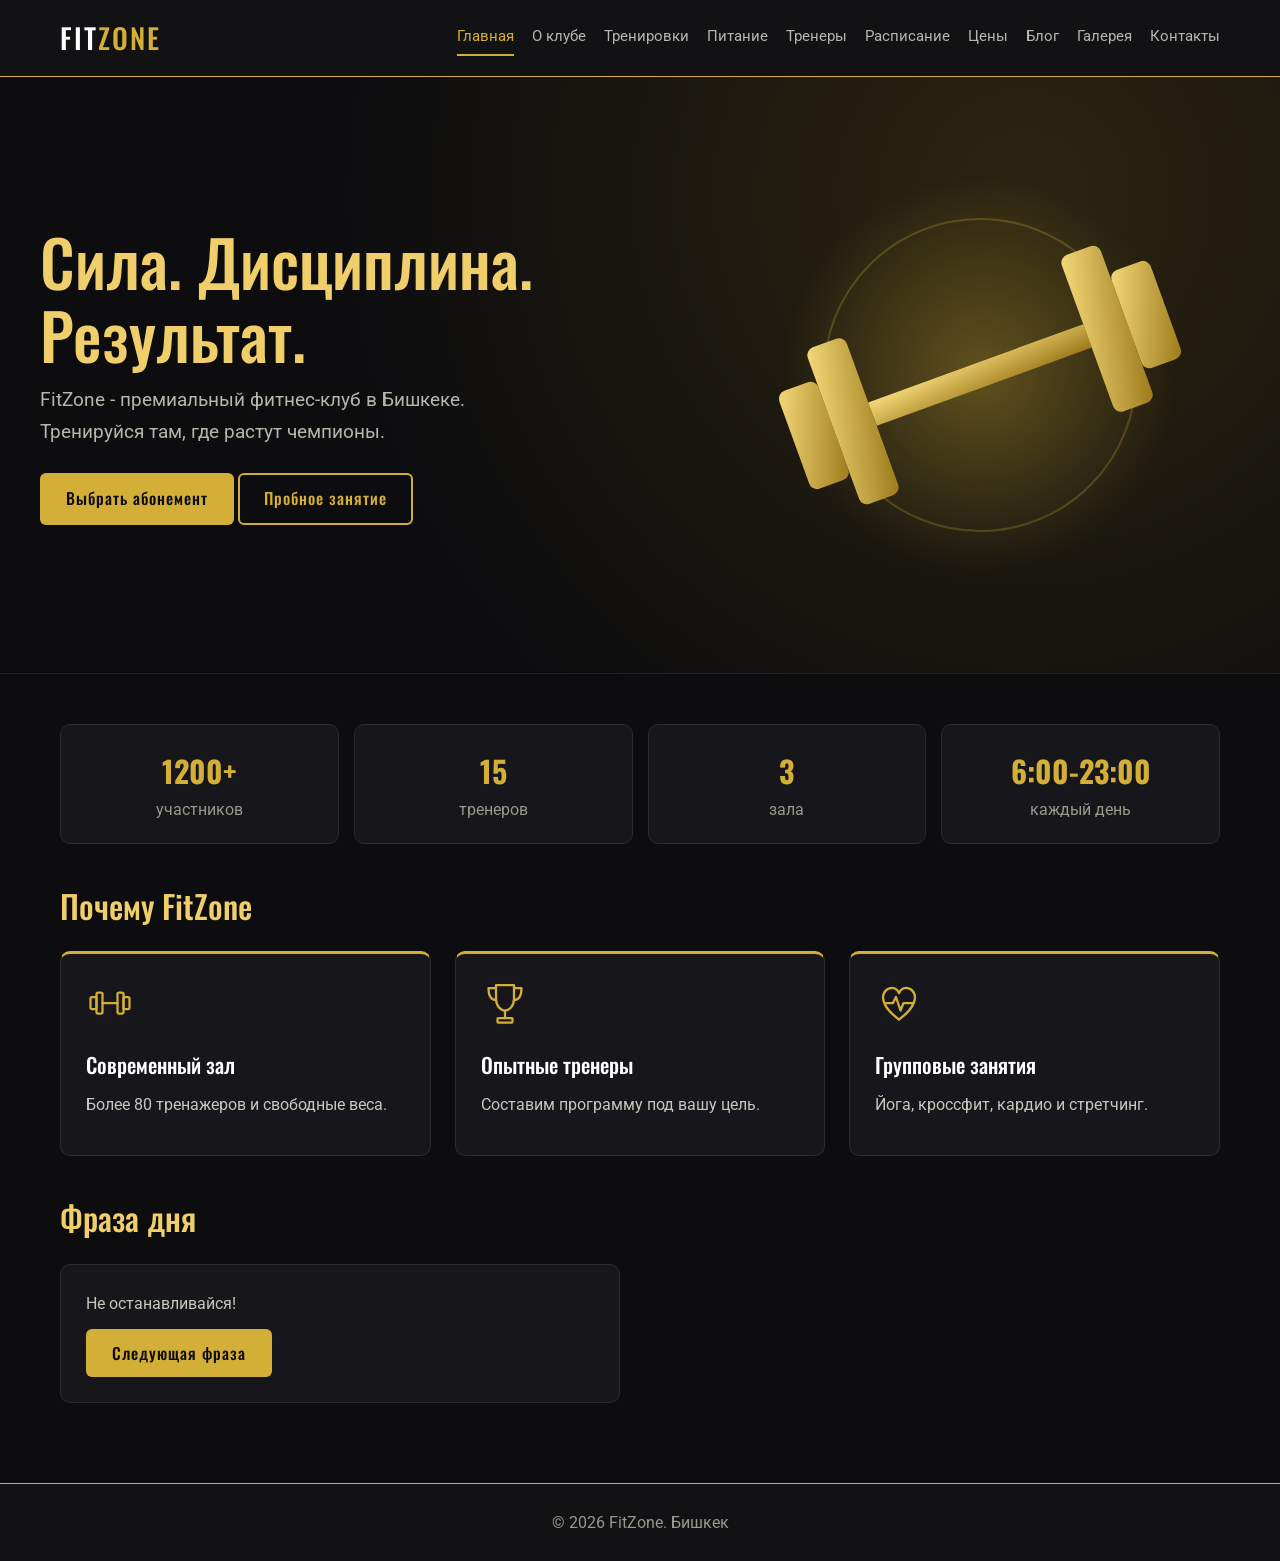
<file: index.html>
<!DOCTYPE html>
<html lang="ru">
<head>
    <meta charset="UTF-8">
    <meta name="viewport" content="width=device-width, initial-scale=1.0">
    <title>Главная - FitZone</title>
    <link rel="preconnect" href="https://fonts.googleapis.com">
    <link href="https://fonts.googleapis.com/css2?family=Oswald:wght@500;700&family=Roboto:wght@400;500&display=swap" rel="stylesheet">
    <link rel="stylesheet" href="style.css">
</head>
<body>
    <header>
        <nav>
            <a class="logo" href="index.html">FIT<span>ZONE</span></a>
            <button id="burger" aria-label="Меню">☰</button>
            <div id="menu" class="menu">
                <a href="index.html" class="active">Главная</a><a href="about.html">О клубе</a><a href="workouts.html">Тренировки</a><a href="nutrition.html">Питание</a><a href="trainers.html">Тренеры</a><a href="schedule.html">Расписание</a><a href="pricing.html">Цены</a><a href="blog.html">Блог</a><a href="gallery.html">Галерея</a><a href="contact.html">Контакты</a>
            </div>
        </nav>
    </header>

    <section class="hero home"><div class="hero-inner"><div class="hero-text"><h1>Сила. Дисциплина. Результат.</h1><p>FitZone - премиальный фитнес-клуб в Бишкеке. Тренируйся там, где растут чемпионы.</p><a class="btn" href="pricing.html">Выбрать абонемент</a> <a class="btn btn-line" href="contact.html">Пробное занятие</a></div><img src="images/hero-dumbbell.svg" alt="Гантель"></div></section>

    <main>
        <div class="stats"><div><b>1200+</b>участников</div><div><b>15</b>тренеров</div><div><b>3</b>зала</div><div><b>6:00-23:00</b>каждый день</div></div><h2>Почему FitZone</h2><div class="cards"><div class="card "><img class="icon" src="images/icon-dumbbell.svg" alt=""><h3>Современный зал</h3><p>Более 80 тренажеров и свободные веса.</p></div><div class="card "><img class="icon" src="images/icon-trophy.svg" alt=""><h3>Опытные тренеры</h3><p>Составим программу под вашу цель.</p></div><div class="card "><img class="icon" src="images/icon-heart.svg" alt=""><h3>Групповые занятия</h3><p>Йога, кроссфит, кардио и стретчинг.</p></div></div><h2>Фраза дня</h2><div class="box"><p id="phraseText">Не останавливайся!</p><button id="phraseBtn">Следующая фраза</button></div>
    </main>

    <footer>
        <p>© 2026 FitZone. Бишкек</p>
    </footer>

    <script src="script.js"></script>
</body>
</html>
</file>
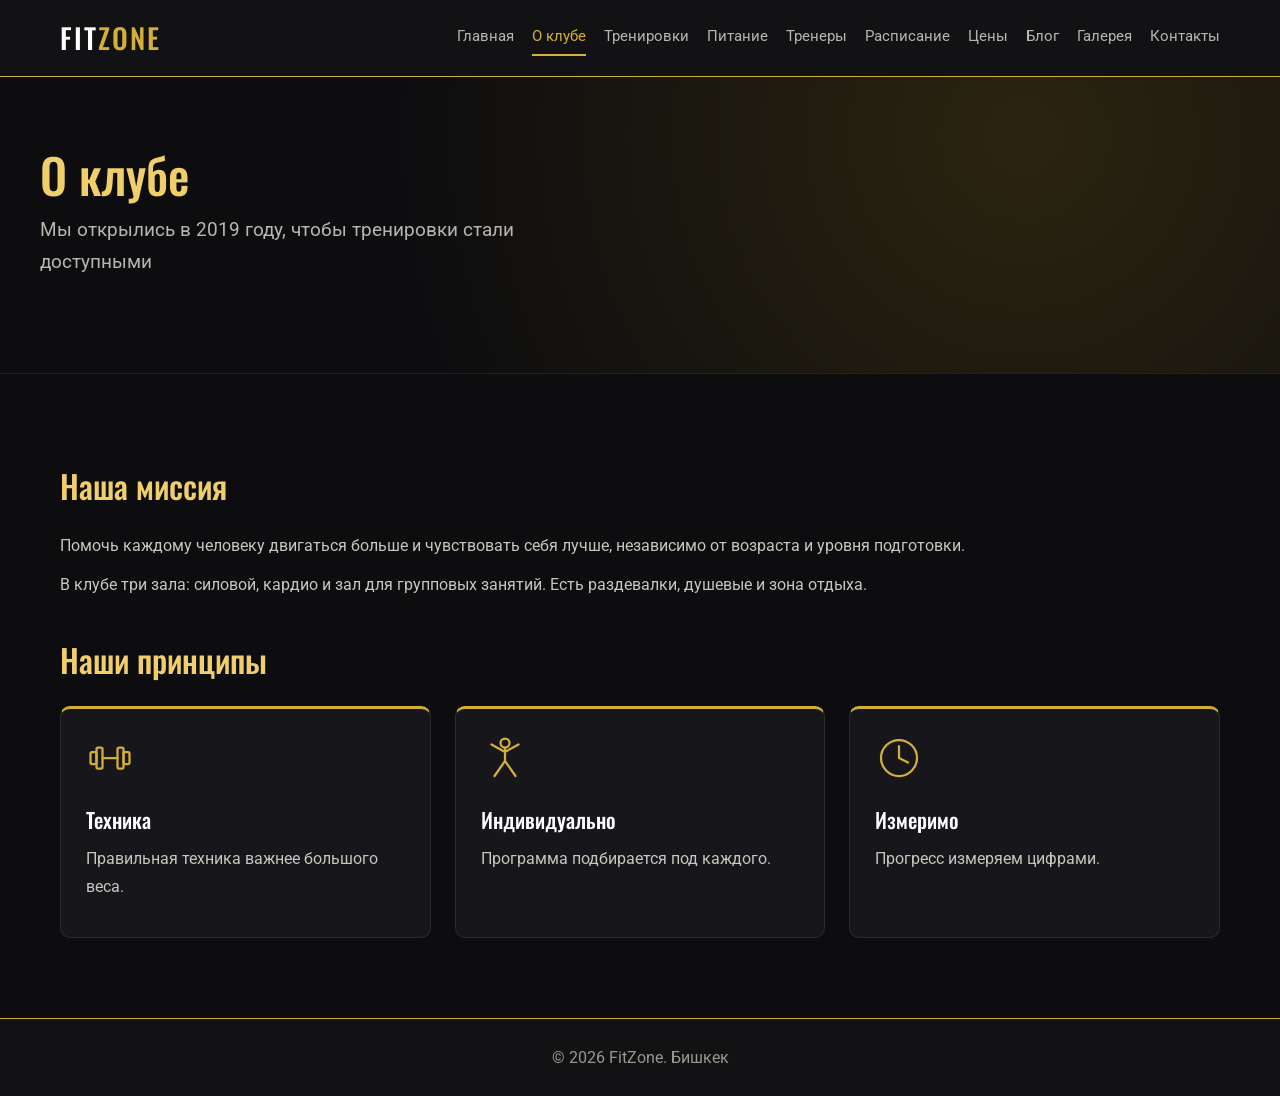
<file: about.html>
<!DOCTYPE html>
<html lang="ru">
<head>
    <meta charset="UTF-8">
    <meta name="viewport" content="width=device-width, initial-scale=1.0">
    <title>О клубе - FitZone</title>
    <link rel="preconnect" href="https://fonts.googleapis.com">
    <link href="https://fonts.googleapis.com/css2?family=Oswald:wght@500;700&family=Roboto:wght@400;500&display=swap" rel="stylesheet">
    <link rel="stylesheet" href="style.css">
</head>
<body>
    <header>
        <nav>
            <a class="logo" href="index.html">FIT<span>ZONE</span></a>
            <button id="burger" aria-label="Меню">☰</button>
            <div id="menu" class="menu">
                <a href="index.html">Главная</a><a href="about.html" class="active">О клубе</a><a href="workouts.html">Тренировки</a><a href="nutrition.html">Питание</a><a href="trainers.html">Тренеры</a><a href="schedule.html">Расписание</a><a href="pricing.html">Цены</a><a href="blog.html">Блог</a><a href="gallery.html">Галерея</a><a href="contact.html">Контакты</a>
            </div>
        </nav>
    </header>

    <section class="hero"><div class="hero-inner"><div class="hero-text"><h1>О клубе</h1><p>Мы открылись в 2019 году, чтобы тренировки стали доступными</p></div></div></section>

    <main>
        <h2>Наша миссия</h2><p>Помочь каждому человеку двигаться больше и чувствовать себя лучше, независимо от возраста и уровня подготовки.</p><p>В клубе три зала: силовой, кардио и зал для групповых занятий. Есть раздевалки, душевые и зона отдыха.</p><h2>Наши принципы</h2><div class="cards"><div class="card "><img class="icon" src="images/icon-dumbbell.svg" alt=""><h3>Техника</h3><p>Правильная техника важнее большого веса.</p></div><div class="card "><img class="icon" src="images/icon-yoga.svg" alt=""><h3>Индивидуально</h3><p>Программа подбирается под каждого.</p></div><div class="card "><img class="icon" src="images/icon-clock.svg" alt=""><h3>Измеримо</h3><p>Прогресс измеряем цифрами.</p></div></div>
    </main>

    <footer>
        <p>© 2026 FitZone. Бишкек</p>
    </footer>

    <script src="script.js"></script>
</body>
</html>
</file>
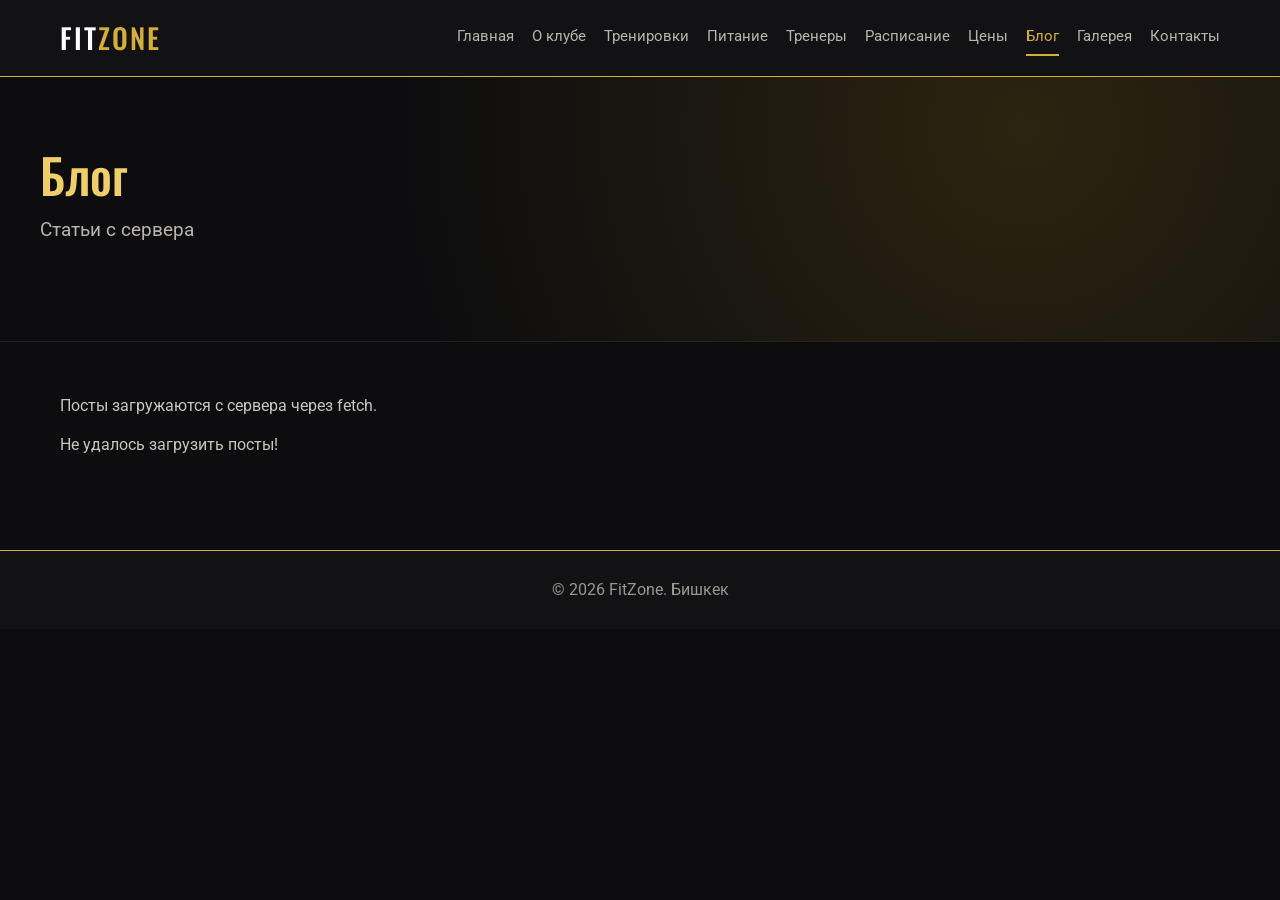
<file: blog.html>
<!DOCTYPE html>
<html lang="ru">
<head>
    <meta charset="UTF-8">
    <meta name="viewport" content="width=device-width, initial-scale=1.0">
    <title>Блог - FitZone</title>
    <link rel="preconnect" href="https://fonts.googleapis.com">
    <link href="https://fonts.googleapis.com/css2?family=Oswald:wght@500;700&family=Roboto:wght@400;500&display=swap" rel="stylesheet">
    <link rel="stylesheet" href="style.css">
</head>
<body>
    <header>
        <nav>
            <a class="logo" href="index.html">FIT<span>ZONE</span></a>
            <button id="burger" aria-label="Меню">☰</button>
            <div id="menu" class="menu">
                <a href="index.html">Главная</a><a href="about.html">О клубе</a><a href="workouts.html">Тренировки</a><a href="nutrition.html">Питание</a><a href="trainers.html">Тренеры</a><a href="schedule.html">Расписание</a><a href="pricing.html">Цены</a><a href="blog.html" class="active">Блог</a><a href="gallery.html">Галерея</a><a href="contact.html">Контакты</a>
            </div>
        </nav>
    </header>

    <section class="hero"><div class="hero-inner"><div class="hero-text"><h1>Блог</h1><p>Статьи с сервера</p></div></div></section>

    <main>
        <p>Посты загружаются с сервера через fetch.</p><div class="cards" id="postList"><p>Загрузка...</p></div>
    </main>

    <footer>
        <p>© 2026 FitZone. Бишкек</p>
    </footer>

    <script src="script.js"></script>
</body>
</html>
</file>
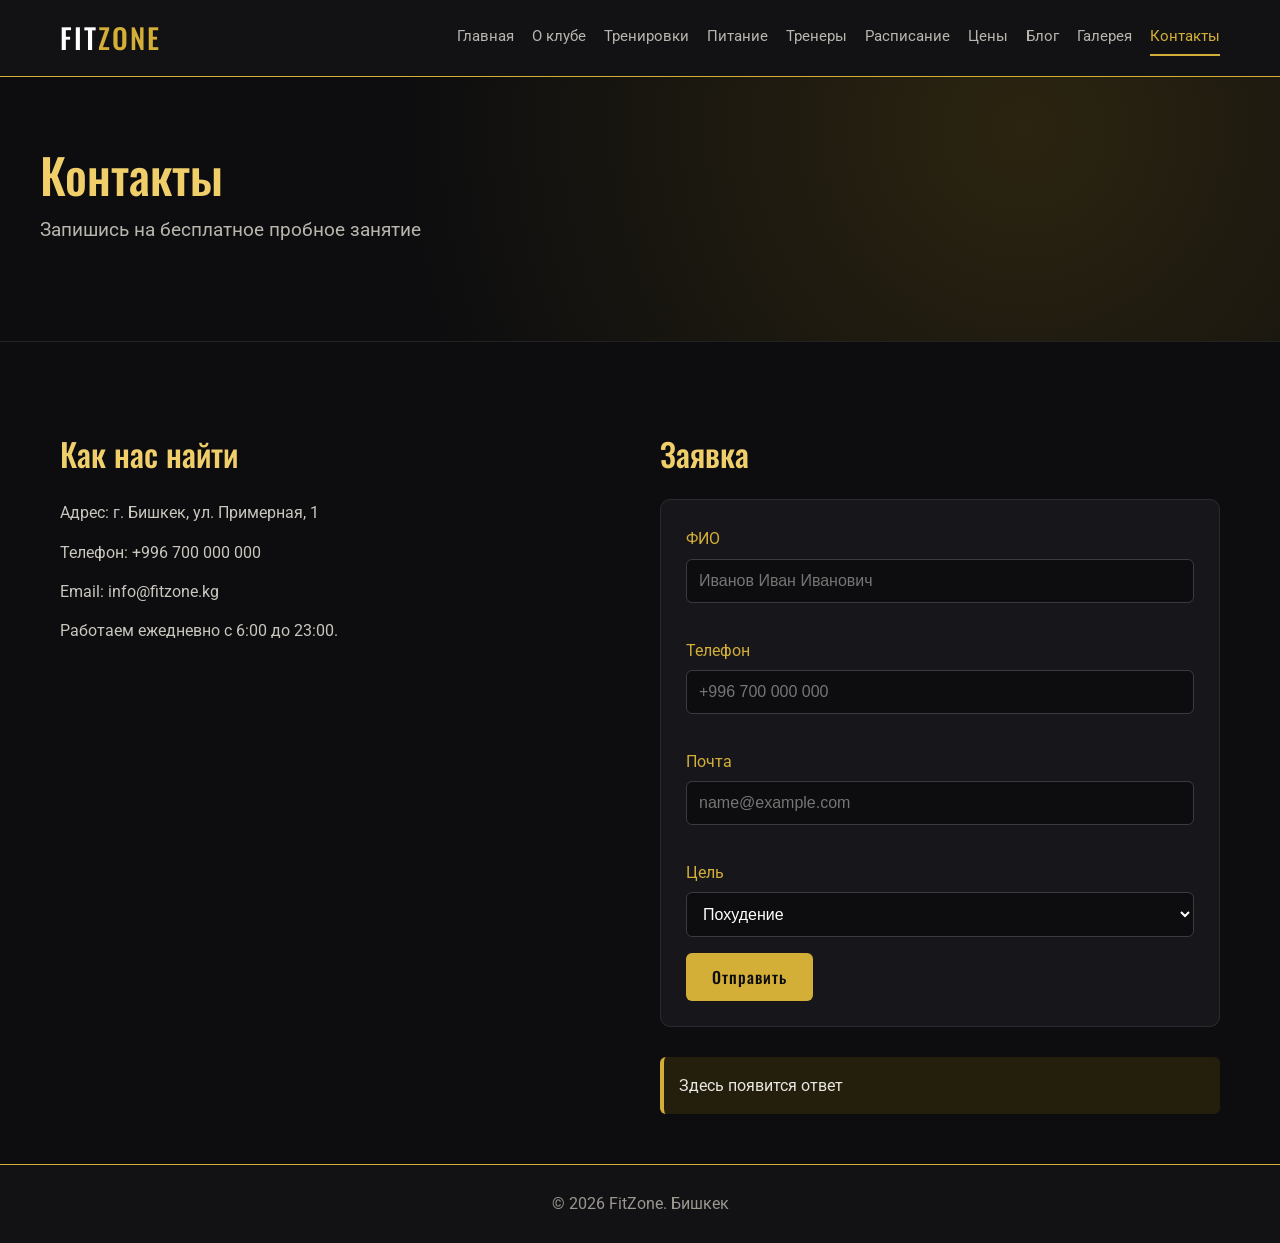
<file: contact.html>
<!DOCTYPE html>
<html lang="ru">
<head>
    <meta charset="UTF-8">
    <meta name="viewport" content="width=device-width, initial-scale=1.0">
    <title>Контакты - FitZone</title>
    <link rel="preconnect" href="https://fonts.googleapis.com">
    <link href="https://fonts.googleapis.com/css2?family=Oswald:wght@500;700&family=Roboto:wght@400;500&display=swap" rel="stylesheet">
    <link rel="stylesheet" href="style.css">
</head>
<body>
    <header>
        <nav>
            <a class="logo" href="index.html">FIT<span>ZONE</span></a>
            <button id="burger" aria-label="Меню">☰</button>
            <div id="menu" class="menu">
                <a href="index.html">Главная</a><a href="about.html">О клубе</a><a href="workouts.html">Тренировки</a><a href="nutrition.html">Питание</a><a href="trainers.html">Тренеры</a><a href="schedule.html">Расписание</a><a href="pricing.html">Цены</a><a href="blog.html">Блог</a><a href="gallery.html">Галерея</a><a href="contact.html" class="active">Контакты</a>
            </div>
        </nav>
    </header>

    <section class="hero"><div class="hero-inner"><div class="hero-text"><h1>Контакты</h1><p>Запишись на бесплатное пробное занятие</p></div></div></section>

    <main>
        <div class="two"><div><h2>Как нас найти</h2><p>Адрес: г. Бишкек, ул. Примерная, 1</p><p>Телефон: +996 700 000 000</p><p>Email: info@fitzone.kg</p><p>Работаем ежедневно с 6:00 до 23:00.</p></div><div><h2>Заявка</h2><form class="box" id="contactForm" novalidate>
                <label for="name">ФИО</label><input type="text" id="name" placeholder="Иванов Иван Иванович"><span class="err" id="nameErr"></span>
                <label for="phone">Телефон</label><input type="tel" id="phone" placeholder="+996 700 000 000"><span class="err" id="phoneErr"></span>
                <label for="email">Почта</label><input type="email" id="email" placeholder="name@example.com"><span class="err" id="emailErr"></span>
                <label>Цель</label><select><option>Похудение</option><option>Набор массы</option><option>Выносливость</option></select><button type="submit">Отправить</button></form><div class="result" id="formResult">Здесь появится ответ</div></div></div>
    </main>

    <footer>
        <p>© 2026 FitZone. Бишкек</p>
    </footer>

    <script src="script.js"></script>
</body>
</html>
</file>
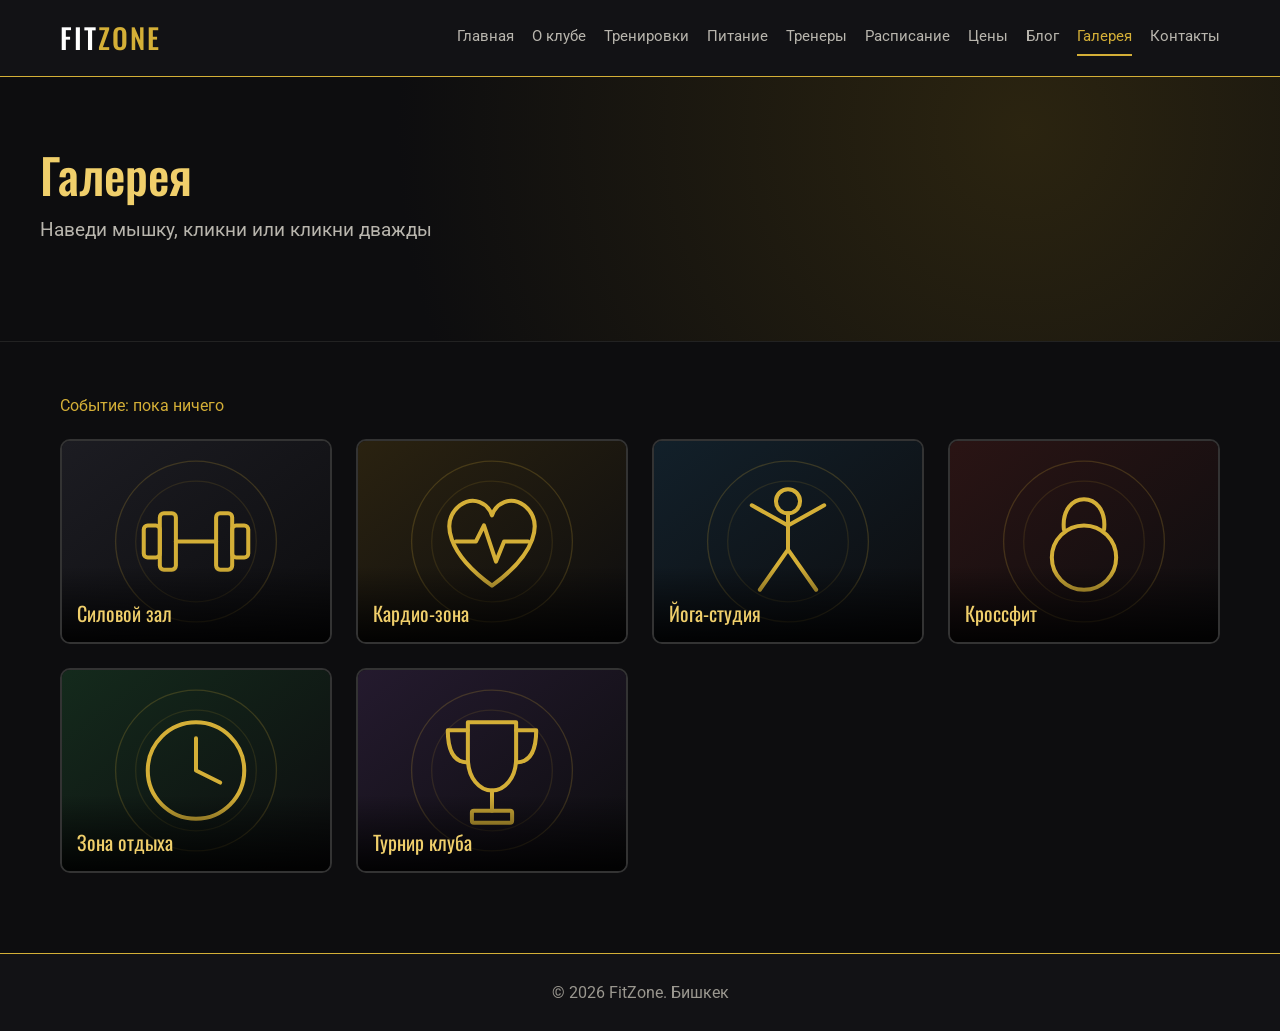
<file: gallery.html>
<!DOCTYPE html>
<html lang="ru">
<head>
    <meta charset="UTF-8">
    <meta name="viewport" content="width=device-width, initial-scale=1.0">
    <title>Галерея - FitZone</title>
    <link rel="preconnect" href="https://fonts.googleapis.com">
    <link href="https://fonts.googleapis.com/css2?family=Oswald:wght@500;700&family=Roboto:wght@400;500&display=swap" rel="stylesheet">
    <link rel="stylesheet" href="style.css">
</head>
<body>
    <header>
        <nav>
            <a class="logo" href="index.html">FIT<span>ZONE</span></a>
            <button id="burger" aria-label="Меню">☰</button>
            <div id="menu" class="menu">
                <a href="index.html">Главная</a><a href="about.html">О клубе</a><a href="workouts.html">Тренировки</a><a href="nutrition.html">Питание</a><a href="trainers.html">Тренеры</a><a href="schedule.html">Расписание</a><a href="pricing.html">Цены</a><a href="blog.html">Блог</a><a href="gallery.html" class="active">Галерея</a><a href="contact.html">Контакты</a>
            </div>
        </nav>
    </header>

    <section class="hero"><div class="hero-inner"><div class="hero-text"><h1>Галерея</h1><p>Наведи мышку, кликни или кликни дважды</p></div></div></section>

    <main>
        <p id="galleryLog">Событие: пока ничего</p><div class="cards"><div class="pad"><img src="images/gallery-1.svg" alt="Силовой зал"><span>Силовой зал</span></div><div class="pad"><img src="images/gallery-2.svg" alt="Кардио-зона"><span>Кардио-зона</span></div><div class="pad"><img src="images/gallery-3.svg" alt="Йога-студия"><span>Йога-студия</span></div><div class="pad"><img src="images/gallery-4.svg" alt="Кроссфит"><span>Кроссфит</span></div><div class="pad"><img src="images/gallery-5.svg" alt="Зона отдыха"><span>Зона отдыха</span></div><div class="pad"><img src="images/gallery-6.svg" alt="Турнир клуба"><span>Турнир клуба</span></div></div>
    </main>

    <footer>
        <p>© 2026 FitZone. Бишкек</p>
    </footer>

    <script src="script.js"></script>
</body>
</html>
</file>
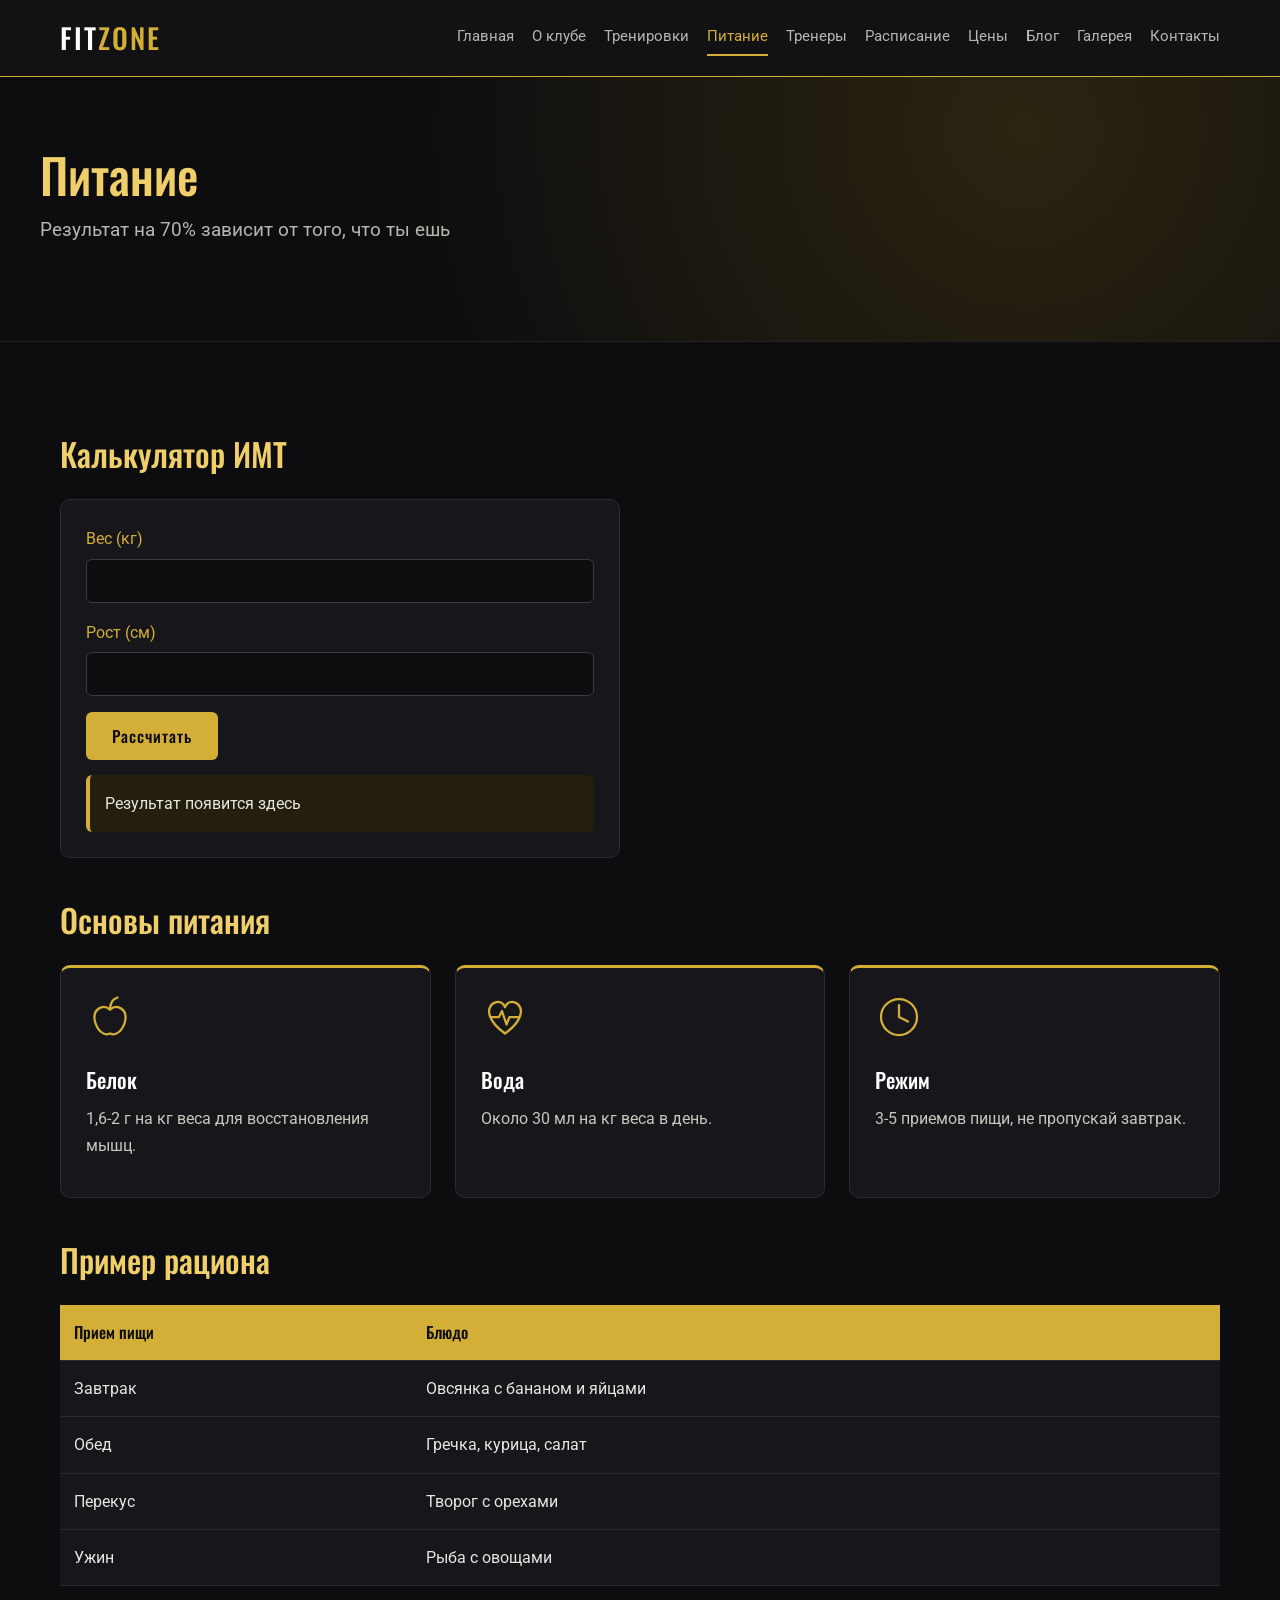
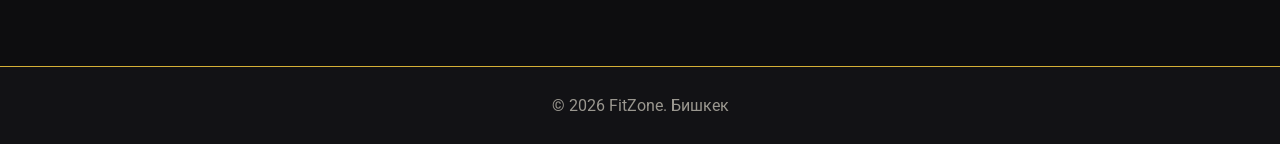
<file: nutrition.html>
<!DOCTYPE html>
<html lang="ru">
<head>
    <meta charset="UTF-8">
    <meta name="viewport" content="width=device-width, initial-scale=1.0">
    <title>Питание - FitZone</title>
    <link rel="preconnect" href="https://fonts.googleapis.com">
    <link href="https://fonts.googleapis.com/css2?family=Oswald:wght@500;700&family=Roboto:wght@400;500&display=swap" rel="stylesheet">
    <link rel="stylesheet" href="style.css">
</head>
<body>
    <header>
        <nav>
            <a class="logo" href="index.html">FIT<span>ZONE</span></a>
            <button id="burger" aria-label="Меню">☰</button>
            <div id="menu" class="menu">
                <a href="index.html">Главная</a><a href="about.html">О клубе</a><a href="workouts.html">Тренировки</a><a href="nutrition.html" class="active">Питание</a><a href="trainers.html">Тренеры</a><a href="schedule.html">Расписание</a><a href="pricing.html">Цены</a><a href="blog.html">Блог</a><a href="gallery.html">Галерея</a><a href="contact.html">Контакты</a>
            </div>
        </nav>
    </header>

    <section class="hero"><div class="hero-inner"><div class="hero-text"><h1>Питание</h1><p>Результат на 70% зависит от того, что ты ешь</p></div></div></section>

    <main>
        <h2>Калькулятор ИМТ</h2><div class="box"><label>Вес (кг)</label><input type="number" id="weight"><label>Рост (см)</label><input type="number" id="height"><button onclick="calcBMI()">Рассчитать</button><div class="result" id="bmiResult">Результат появится здесь</div></div><h2>Основы питания</h2><div class="cards"><div class="card "><img class="icon" src="images/icon-apple.svg" alt=""><h3>Белок</h3><p>1,6-2 г на кг веса для восстановления мышц.</p></div><div class="card "><img class="icon" src="images/icon-heart.svg" alt=""><h3>Вода</h3><p>Около 30 мл на кг веса в день.</p></div><div class="card "><img class="icon" src="images/icon-clock.svg" alt=""><h3>Режим</h3><p>3-5 приемов пищи, не пропускай завтрак.</p></div></div><h2>Пример рациона</h2><div class="table-wrap"><table><tr><th>Прием пищи</th><th>Блюдо</th></tr><tr><td>Завтрак</td><td>Овсянка с бананом и яйцами</td></tr><tr><td>Обед</td><td>Гречка, курица, салат</td></tr><tr><td>Перекус</td><td>Творог с орехами</td></tr><tr><td>Ужин</td><td>Рыба с овощами</td></tr></table></div>
    </main>

    <footer>
        <p>© 2026 FitZone. Бишкек</p>
    </footer>

    <script src="script.js"></script>
</body>
</html>
</file>
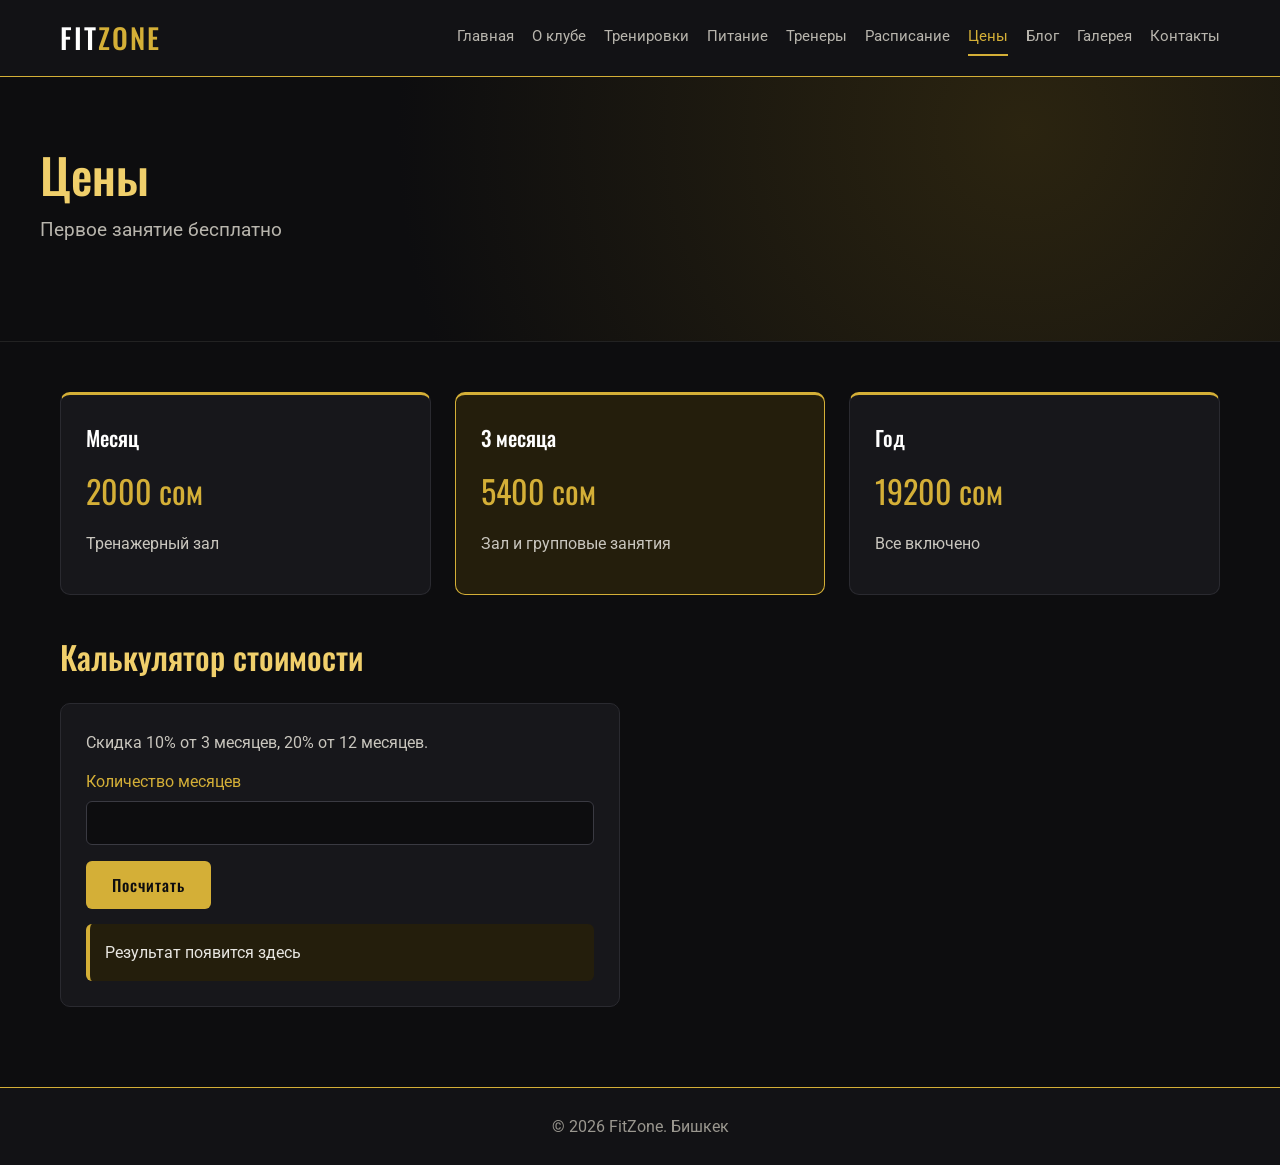
<file: pricing.html>
<!DOCTYPE html>
<html lang="ru">
<head>
    <meta charset="UTF-8">
    <meta name="viewport" content="width=device-width, initial-scale=1.0">
    <title>Цены - FitZone</title>
    <link rel="preconnect" href="https://fonts.googleapis.com">
    <link href="https://fonts.googleapis.com/css2?family=Oswald:wght@500;700&family=Roboto:wght@400;500&display=swap" rel="stylesheet">
    <link rel="stylesheet" href="style.css">
</head>
<body>
    <header>
        <nav>
            <a class="logo" href="index.html">FIT<span>ZONE</span></a>
            <button id="burger" aria-label="Меню">☰</button>
            <div id="menu" class="menu">
                <a href="index.html">Главная</a><a href="about.html">О клубе</a><a href="workouts.html">Тренировки</a><a href="nutrition.html">Питание</a><a href="trainers.html">Тренеры</a><a href="schedule.html">Расписание</a><a href="pricing.html" class="active">Цены</a><a href="blog.html">Блог</a><a href="gallery.html">Галерея</a><a href="contact.html">Контакты</a>
            </div>
        </nav>
    </header>

    <section class="hero"><div class="hero-inner"><div class="hero-text"><h1>Цены</h1><p>Первое занятие бесплатно</p></div></div></section>

    <main>
        <div class="cards"><div class="card"><h3>Месяц</h3><p class="price">2000 сом</p><p>Тренажерный зал</p></div><div class="card gold"><h3>3 месяца</h3><p class="price">5400 сом</p><p>Зал и групповые занятия</p></div><div class="card"><h3>Год</h3><p class="price">19200 сом</p><p>Все включено</p></div></div><h2>Калькулятор стоимости</h2><div class="box"><p>Скидка 10% от 3 месяцев, 20% от 12 месяцев.</p><label>Количество месяцев</label><input type="number" id="months"><button onclick="calcPrice()">Посчитать</button><div class="result" id="priceResult">Результат появится здесь</div></div>
    </main>

    <footer>
        <p>© 2026 FitZone. Бишкек</p>
    </footer>

    <script src="script.js"></script>
</body>
</html>
</file>
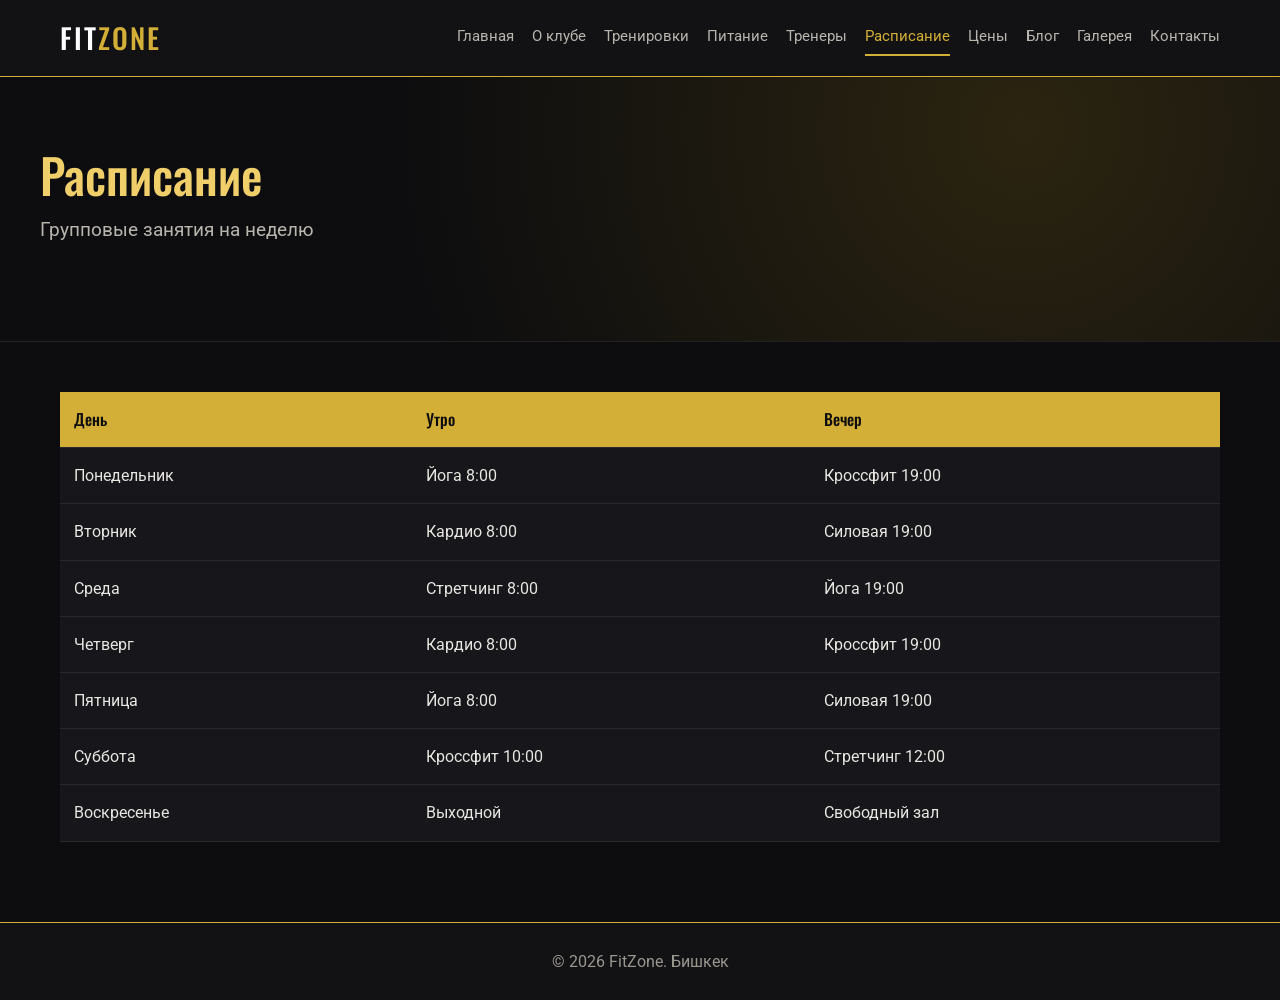
<file: schedule.html>
<!DOCTYPE html>
<html lang="ru">
<head>
    <meta charset="UTF-8">
    <meta name="viewport" content="width=device-width, initial-scale=1.0">
    <title>Расписание - FitZone</title>
    <link rel="preconnect" href="https://fonts.googleapis.com">
    <link href="https://fonts.googleapis.com/css2?family=Oswald:wght@500;700&family=Roboto:wght@400;500&display=swap" rel="stylesheet">
    <link rel="stylesheet" href="style.css">
</head>
<body>
    <header>
        <nav>
            <a class="logo" href="index.html">FIT<span>ZONE</span></a>
            <button id="burger" aria-label="Меню">☰</button>
            <div id="menu" class="menu">
                <a href="index.html">Главная</a><a href="about.html">О клубе</a><a href="workouts.html">Тренировки</a><a href="nutrition.html">Питание</a><a href="trainers.html">Тренеры</a><a href="schedule.html" class="active">Расписание</a><a href="pricing.html">Цены</a><a href="blog.html">Блог</a><a href="gallery.html">Галерея</a><a href="contact.html">Контакты</a>
            </div>
        </nav>
    </header>

    <section class="hero"><div class="hero-inner"><div class="hero-text"><h1>Расписание</h1><p>Групповые занятия на неделю</p></div></div></section>

    <main>
        <div class="table-wrap"><table><tr><th>День</th><th>Утро</th><th>Вечер</th></tr><tr><td>Понедельник</td><td>Йога 8:00</td><td>Кроссфит 19:00</td></tr><tr><td>Вторник</td><td>Кардио 8:00</td><td>Силовая 19:00</td></tr><tr><td>Среда</td><td>Стретчинг 8:00</td><td>Йога 19:00</td></tr><tr><td>Четверг</td><td>Кардио 8:00</td><td>Кроссфит 19:00</td></tr><tr><td>Пятница</td><td>Йога 8:00</td><td>Силовая 19:00</td></tr><tr><td>Суббота</td><td>Кроссфит 10:00</td><td>Стретчинг 12:00</td></tr><tr><td>Воскресенье</td><td>Выходной</td><td>Свободный зал</td></tr></table></div>
    </main>

    <footer>
        <p>© 2026 FitZone. Бишкек</p>
    </footer>

    <script src="script.js"></script>
</body>
</html>
</file>
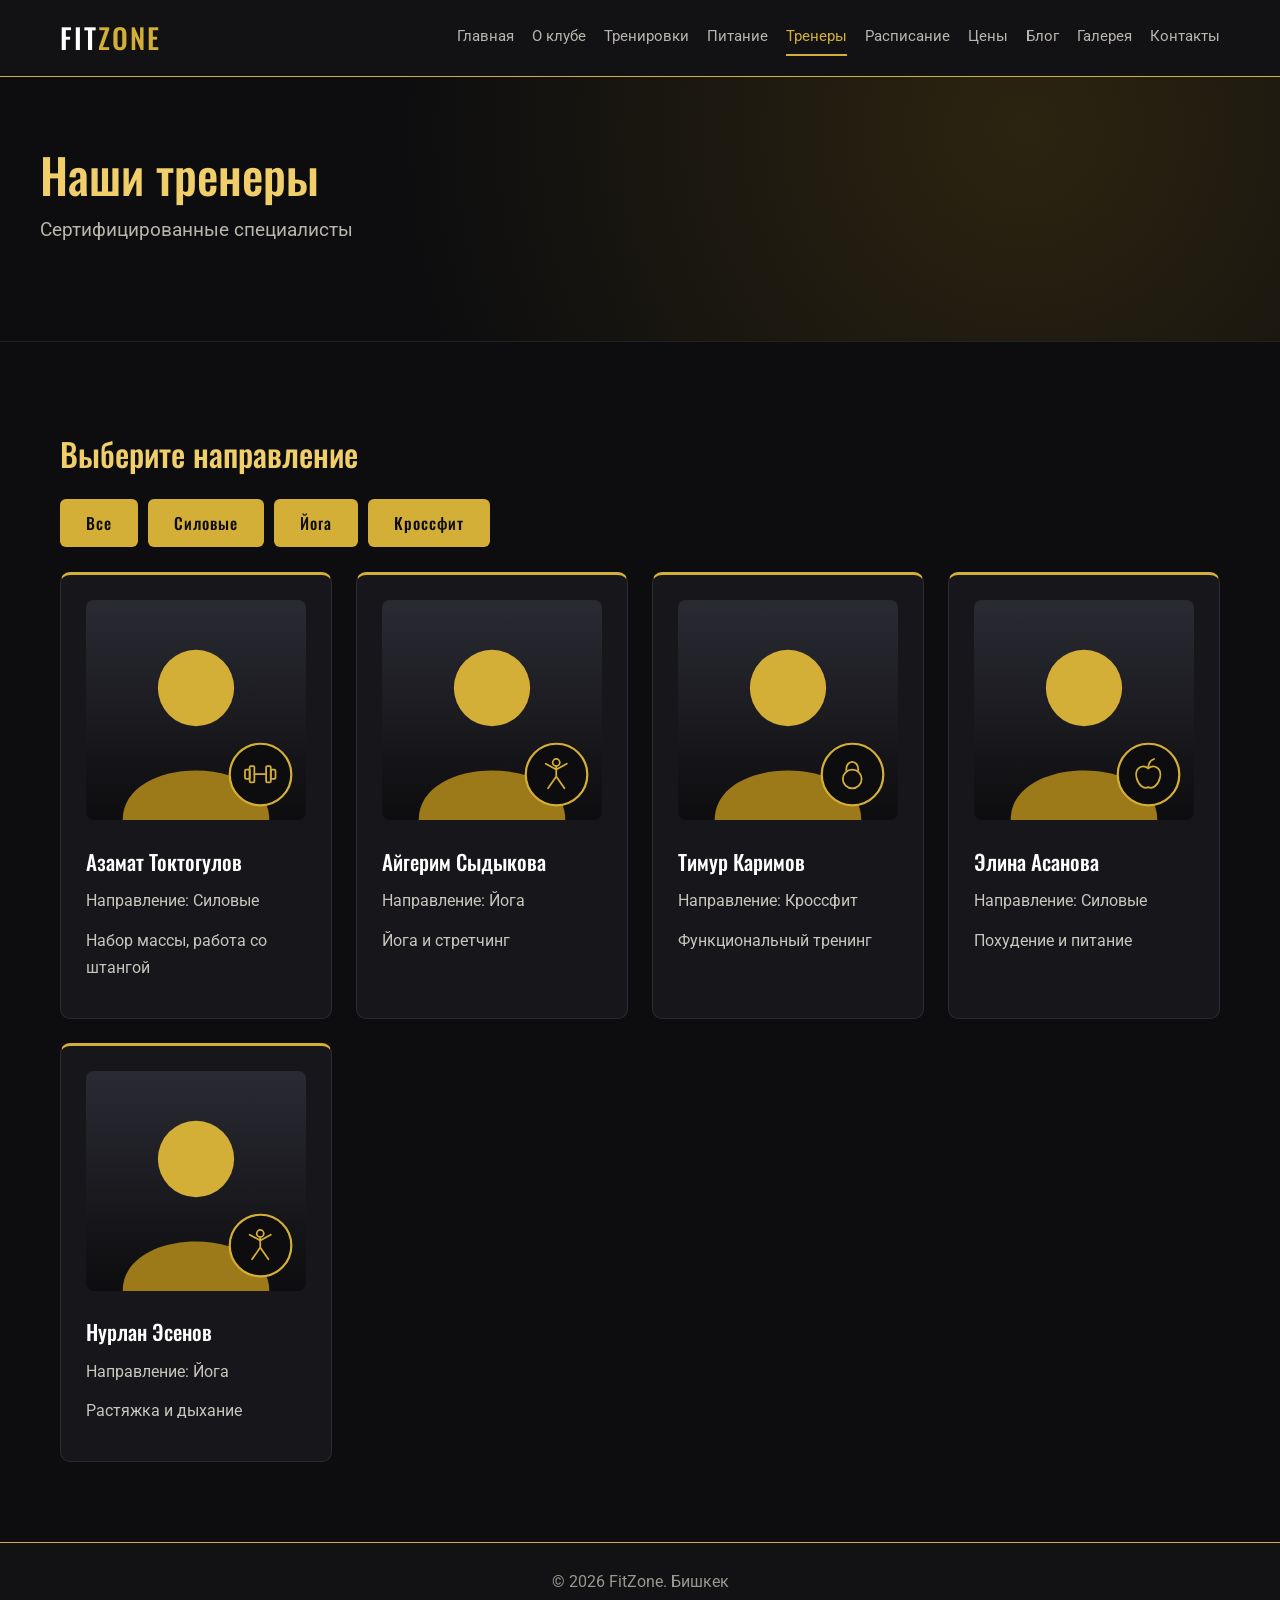
<file: trainers.html>
<!DOCTYPE html>
<html lang="ru">
<head>
    <meta charset="UTF-8">
    <meta name="viewport" content="width=device-width, initial-scale=1.0">
    <title>Тренеры - FitZone</title>
    <link rel="preconnect" href="https://fonts.googleapis.com">
    <link href="https://fonts.googleapis.com/css2?family=Oswald:wght@500;700&family=Roboto:wght@400;500&display=swap" rel="stylesheet">
    <link rel="stylesheet" href="style.css">
</head>
<body>
    <header>
        <nav>
            <a class="logo" href="index.html">FIT<span>ZONE</span></a>
            <button id="burger" aria-label="Меню">☰</button>
            <div id="menu" class="menu">
                <a href="index.html">Главная</a><a href="about.html">О клубе</a><a href="workouts.html">Тренировки</a><a href="nutrition.html">Питание</a><a href="trainers.html" class="active">Тренеры</a><a href="schedule.html">Расписание</a><a href="pricing.html">Цены</a><a href="blog.html">Блог</a><a href="gallery.html">Галерея</a><a href="contact.html">Контакты</a>
            </div>
        </nav>
    </header>

    <section class="hero"><div class="hero-inner"><div class="hero-text"><h1>Наши тренеры</h1><p>Сертифицированные специалисты</p></div></div></section>

    <main>
        <h2>Выберите направление</h2><div class="filters"><button onclick="showTrainers('Все')">Все</button><button onclick="showTrainers('Силовые')">Силовые</button><button onclick="showTrainers('Йога')">Йога</button><button onclick="showTrainers('Кроссфит')">Кроссфит</button></div><div class="cards" id="trainerList"></div>
    </main>

    <footer>
        <p>© 2026 FitZone. Бишкек</p>
    </footer>

    <script src="script.js"></script>
</body>
</html>
</file>
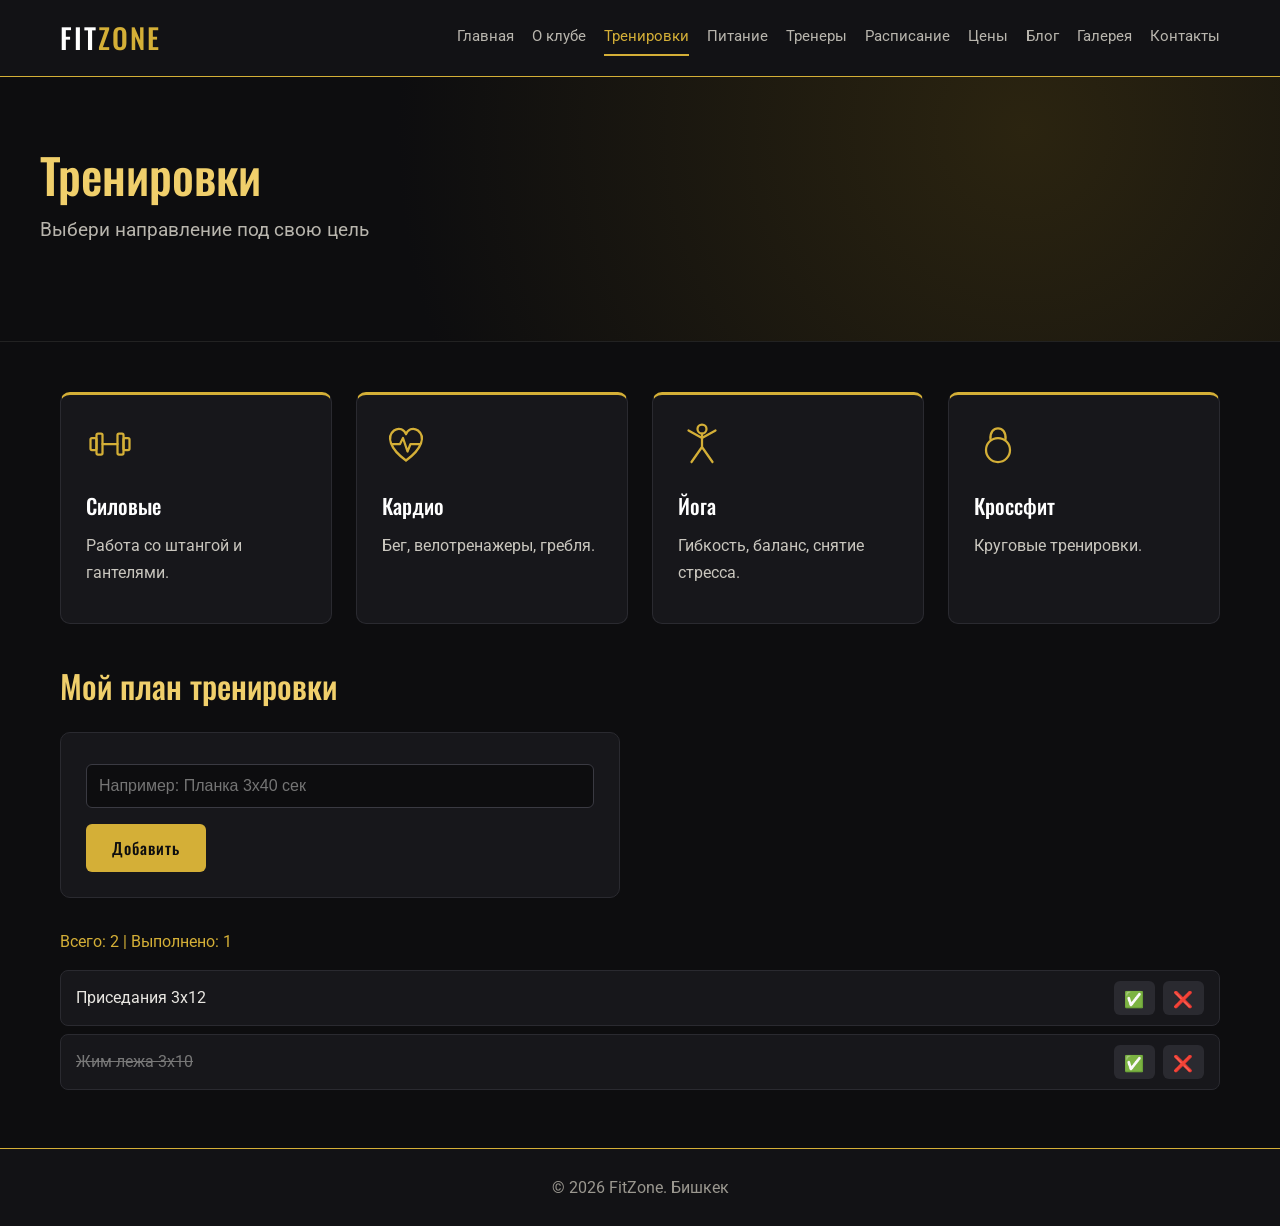
<file: workouts.html>
<!DOCTYPE html>
<html lang="ru">
<head>
    <meta charset="UTF-8">
    <meta name="viewport" content="width=device-width, initial-scale=1.0">
    <title>Тренировки - FitZone</title>
    <link rel="preconnect" href="https://fonts.googleapis.com">
    <link href="https://fonts.googleapis.com/css2?family=Oswald:wght@500;700&family=Roboto:wght@400;500&display=swap" rel="stylesheet">
    <link rel="stylesheet" href="style.css">
</head>
<body>
    <header>
        <nav>
            <a class="logo" href="index.html">FIT<span>ZONE</span></a>
            <button id="burger" aria-label="Меню">☰</button>
            <div id="menu" class="menu">
                <a href="index.html">Главная</a><a href="about.html">О клубе</a><a href="workouts.html" class="active">Тренировки</a><a href="nutrition.html">Питание</a><a href="trainers.html">Тренеры</a><a href="schedule.html">Расписание</a><a href="pricing.html">Цены</a><a href="blog.html">Блог</a><a href="gallery.html">Галерея</a><a href="contact.html">Контакты</a>
            </div>
        </nav>
    </header>

    <section class="hero"><div class="hero-inner"><div class="hero-text"><h1>Тренировки</h1><p>Выбери направление под свою цель</p></div></div></section>

    <main>
        <div class="cards"><div class="card "><img class="icon" src="images/icon-dumbbell.svg" alt=""><h3>Силовые</h3><p>Работа со штангой и гантелями.</p></div><div class="card "><img class="icon" src="images/icon-heart.svg" alt=""><h3>Кардио</h3><p>Бег, велотренажеры, гребля.</p></div><div class="card "><img class="icon" src="images/icon-yoga.svg" alt=""><h3>Йога</h3><p>Гибкость, баланс, снятие стресса.</p></div><div class="card "><img class="icon" src="images/icon-kettlebell.svg" alt=""><h3>Кроссфит</h3><p>Круговые тренировки.</p></div></div><h2>Мой план тренировки</h2><div class="box"><input type="text" id="exerciseInput" placeholder="Например: Планка 3x40 сек"><button id="addExerciseBtn">Добавить</button></div><p class="info">Всего: <span id="totalCount">0</span> | Выполнено: <span id="doneCount">0</span></p><div id="exerciseList"></div>
    </main>

    <footer>
        <p>© 2026 FitZone. Бишкек</p>
    </footer>

    <script src="script.js"></script>
</body>
</html>
</file>
<file: style.css>
* {
    box-sizing: border-box;
    margin: 0;
    padding: 0;
}

body {
    font-family: 'Roboto', Arial, sans-serif;
    background: #0d0d0f;
    color: #e8e6e1;
    line-height: 1.7;
}

h1, h2, h3, .logo, button, .btn, th {
    font-family: 'Oswald', 'Arial Narrow', Arial, sans-serif;
    font-weight: 500;
}

img {
    max-width: 100%;
}

/* ---------- шапка ---------- */
header {
    background: #121215;
    border-bottom: 1px solid #d4af37;
    position: sticky;
    top: 0;
    z-index: 10;
}

nav {
    max-width: 1200px;
    margin: 0 auto;
    padding: 14px 20px;
    display: flex;
    flex-wrap: wrap;
    align-items: center;
    justify-content: space-between;
}

.logo {
    font-size: 28px;
    color: white;
    text-decoration: none;
    letter-spacing: 2px;
}

.logo span {
    color: #d4af37;
}

.menu {
    display: flex;
    gap: 18px;
}

.menu a {
    color: #b8b5ad;
    text-decoration: none;
    font-size: 15px;
    padding: 4px 0;
}

.menu a:hover {
    color: #f0cf6b;
}

.menu a.active {
    color: #d4af37;
    border-bottom: 2px solid #d4af37;
}

#burger {
    display: none;
    background: none;
    border: 1px solid #d4af37;
    color: #d4af37;
    font-size: 24px;
    padding: 2px 12px;
    border-radius: 6px;
    cursor: pointer;
}

/* ---------- верхний блок ---------- */
.hero {
    background: radial-gradient(circle at 80% 20%, #2b2410 0%, #0d0d0f 60%);
    padding: 70px 20px;
    border-bottom: 1px solid #222;
}

.hero-inner {
    max-width: 1200px;
    margin: 0 auto;
    display: flex;
    align-items: center;
    justify-content: space-between;
    gap: 30px;
}

.hero-text h1 {
    font-size: 48px;
    line-height: 1.15;
    color: #f0cf6b;
    margin-bottom: 12px;
}

.hero-text p {
    font-size: 19px;
    color: #b8b5ad;
    max-width: 520px;
    margin-bottom: 25px;
}

.hero.home {
    padding: 90px 20px;
}

.hero.home h1 {
    font-size: 64px;
}

.hero.home img {
    width: 45%;
    max-width: 520px;
}

/* ---------- кнопки ---------- */
button, .btn {
    background: #d4af37;
    color: #0d0d0f;
    border: none;
    padding: 12px 26px;
    border-radius: 6px;
    font-size: 16px;
    cursor: pointer;
    text-decoration: none;
    display: inline-block;
    letter-spacing: 1px;
}

button:hover, .btn:hover {
    background: #f0cf6b;
}

.btn-line {
    background: transparent;
    color: #d4af37;
    border: 2px solid #d4af37;
    padding: 10px 24px;
}

.btn-line:hover {
    background: #d4af37;
    color: #0d0d0f;
}

/* ---------- контент ---------- */
main {
    max-width: 1200px;
    margin: 0 auto;
    padding: 50px 20px;
}

h2 {
    font-size: 32px;
    color: #f0cf6b;
    margin: 35px 0 18px;
}

h3 {
    color: #fff;
    font-size: 21px;
    margin-bottom: 8px;
}

p {
    margin-bottom: 12px;
    color: #c9c6be;
}

.stats {
    display: grid;
    grid-template-columns: repeat(4, 1fr);
    gap: 15px;
    margin-bottom: 20px;
}

.stats div {
    background: #17171b;
    border: 1px solid #2a2a30;
    border-radius: 10px;
    padding: 20px;
    text-align: center;
    color: #9a978f;
}

.stats b {
    display: block;
    font-family: 'Oswald', Arial, sans-serif;
    font-size: 30px;
    color: #d4af37;
}

.cards {
    display: grid;
    grid-template-columns: repeat(auto-fit, minmax(260px, 1fr));
    gap: 24px;
    margin-bottom: 30px;
}

.card {
    background: #17171b;
    border: 1px solid #2a2a30;
    border-top: 3px solid #d4af37;
    border-radius: 10px;
    padding: 25px;
}

.card:hover {
    border-color: #d4af37;
}

.card.gold {
    background: #241e0c;
    border-color: #d4af37;
}

.icon {
    width: 48px;
    height: 48px;
    margin-bottom: 12px;
}

.avatar {
    width: 100%;
    border-radius: 8px;
    margin-bottom: 15px;
}

.price {
    font-family: 'Oswald', Arial, sans-serif;
    font-size: 32px;
    color: #d4af37;
}

.two {
    display: grid;
    grid-template-columns: 1fr 1fr;
    gap: 40px;
}

.filters {
    display: flex;
    flex-wrap: wrap;
    gap: 10px;
    margin-bottom: 25px;
}

/* ---------- формы ---------- */
label {
    display: block;
    color: #d4af37;
}

input, select, textarea {
    width: 100%;
    padding: 12px;
    margin: 6px 0 16px;
    background: #0d0d0f;
    color: #fff;
    border: 1px solid #3a3a42;
    border-radius: 6px;
    font-size: 16px;
}

input:focus, select:focus {
    border-color: #d4af37;
    outline: none;
}

.box {
    background: #17171b;
    border: 1px solid #2a2a30;
    border-radius: 10px;
    padding: 25px;
    max-width: 560px;
    margin-bottom: 30px;
}

.result {
    background: #241e0c;
    border-left: 4px solid #d4af37;
    border-radius: 6px;
    padding: 15px;
    margin-top: 15px;
    max-width: 560px;
}

/* ---------- таблица ---------- */
.table-wrap {
    overflow-x: auto;
    margin-bottom: 30px;
}

table {
    width: 100%;
    border-collapse: collapse;
    background: #17171b;
}

th, td {
    padding: 14px;
    text-align: left;
    border-bottom: 1px solid #2a2a30;
    white-space: nowrap;
}

th {
    background: #d4af37;
    color: #0d0d0f;
}

/* ---------- список упражнений ---------- */
.task {
    display: flex;
    justify-content: space-between;
    align-items: center;
    gap: 10px;
    background: #17171b;
    border: 1px solid #2a2a30;
    padding: 10px 15px;
    margin-bottom: 8px;
    border-radius: 8px;
}

.task-text.completed {
    text-decoration: line-through;
    color: #777;
}

.task button {
    padding: 5px 10px;
    margin-left: 4px;
    background: #2a2a30;
}

.info {
    color: #d4af37;
    margin-bottom: 15px;
}

/* ---------- галерея ---------- */
#galleryLog {
    color: #d4af37;
    margin-bottom: 20px;
}

.pad {
    position: relative;
    overflow: hidden;
    border: 2px solid #333;
    border-radius: 10px;
    cursor: pointer;
    user-select: none;
    transition: transform 0.3s;
}

.pad img {
    display: block;
    width: 100%;
}

.pad span {
    position: absolute;
    left: 0;
    right: 0;
    bottom: 0;
    padding: 30px 15px 12px;
    background: linear-gradient(transparent, rgba(0, 0, 0, 0.9));
    color: #f0cf6b;
    font-family: 'Oswald', Arial, sans-serif;
    font-size: 20px;
}

footer {
    background: #121215;
    border-top: 1px solid #d4af37;
    text-align: center;
    padding: 25px 20px;
}

footer p {
    margin: 0;
    color: #9a978f;
}

/* ---------- адаптив ---------- */
@media (max-width: 1024px) {
    #burger {
        display: block;
    }

    .menu {
        display: none;
        flex-direction: column;
        gap: 0;
        width: 100%;
        margin-top: 12px;
    }

    .menu.open {
        display: flex;
    }

    .menu a {
        padding: 12px 0;
        border-bottom: 1px solid #2a2a30;
    }

    .menu a.active {
        border-bottom: 1px solid #d4af37;
    }
}

@media (max-width: 800px) {
    .hero {
        padding: 45px 20px;
    }

    .hero.home {
        padding: 50px 20px;
    }

    .hero-inner {
        flex-direction: column;
        text-align: center;
    }

    .hero-text h1 {
        font-size: 34px;
    }

    .hero.home h1 {
        font-size: 40px;
    }

    .hero-text p {
        margin-left: auto;
        margin-right: auto;
    }

    .hero.home img {
        width: 80%;
    }

    .stats {
        grid-template-columns: repeat(2, 1fr);
    }

    .two {
        grid-template-columns: 1fr;
    }

    main {
        padding: 35px 16px;
    }

    h2 {
        font-size: 26px;
    }
}

@media (max-width: 420px) {
    .btn {
        display: block;
        margin-bottom: 10px;
        text-align: center;
    }
}


/* ---------- проверка формы ---------- */
.err {
    display: block;
    min-height: 20px;
    margin: -10px 0 8px;
    color: #ff6b6b;
    font-size: 13px;
    line-height: 1.4;
}

input.invalid {
    border-color: #ff6b6b;
}

input.valid {
    border-color: #4caf50;
}

.result.ok {
    border-left-color: #4caf50;
}

.result.bad {
    border-left-color: #ff6b6b;
}
</file>
